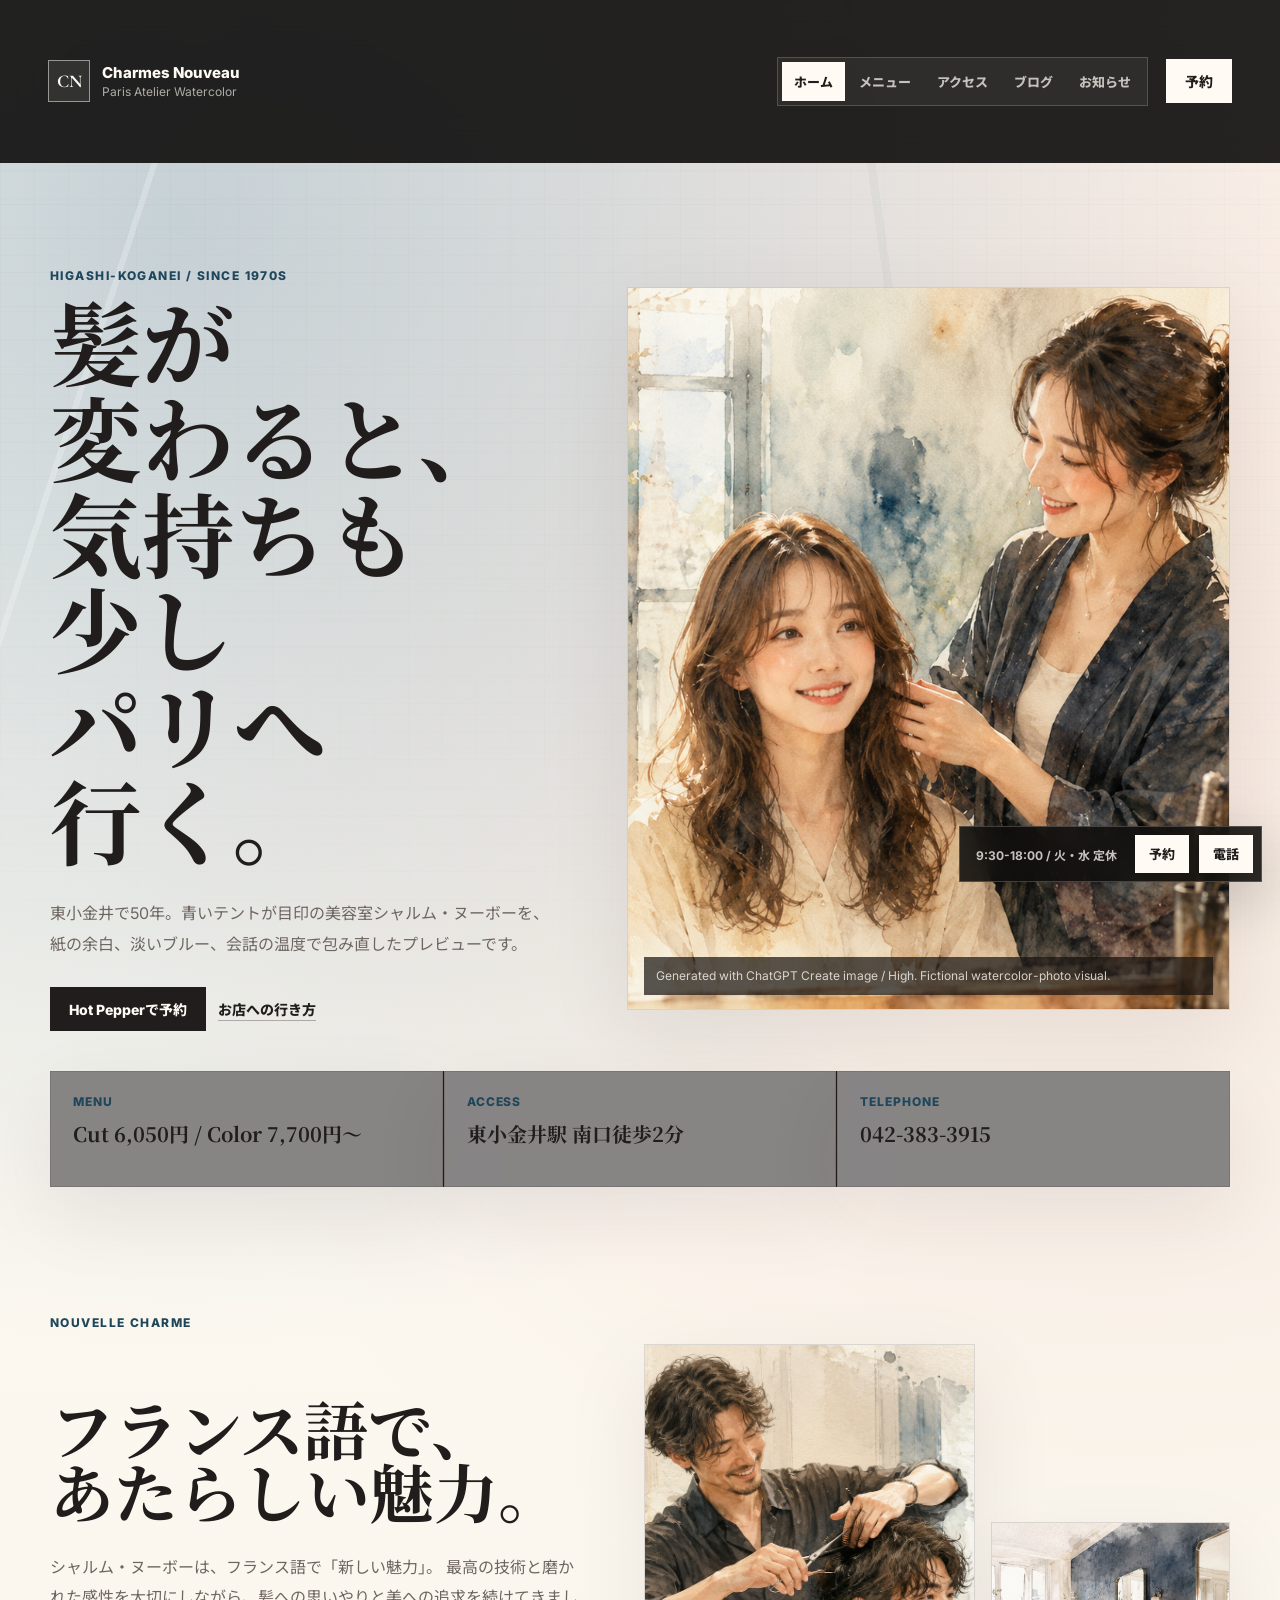
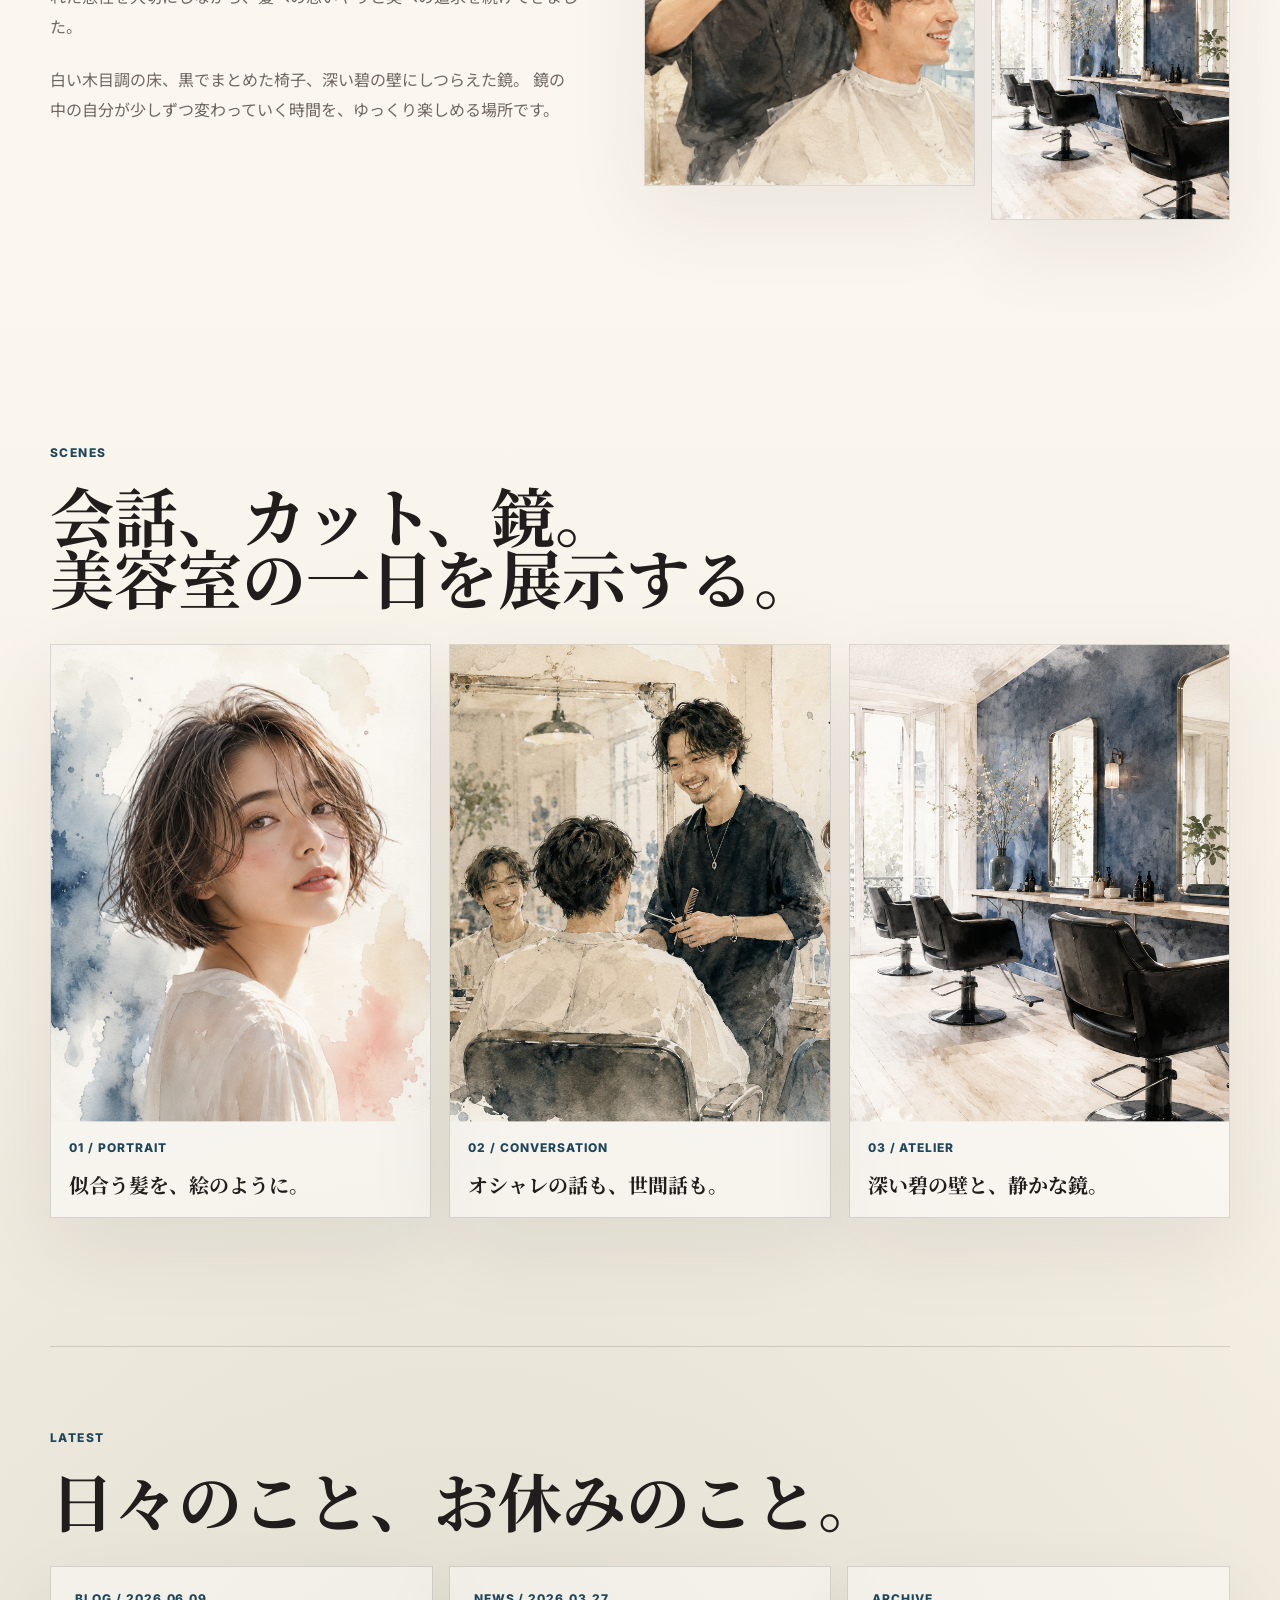
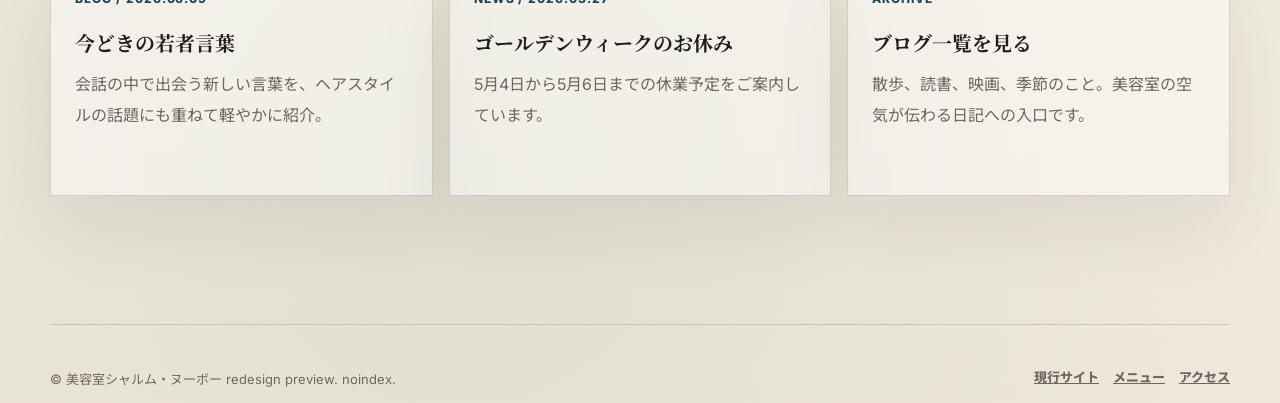
<file: index.html>
<!doctype html>
<html lang="ja">
  <head>
    <meta charset="utf-8">
    <meta name="viewport" content="width=device-width, initial-scale=1">
    <meta name="robots" content="noindex, nofollow">
    <meta name="description" content="東小金井の美容室シャルム・ヌーボーを、Paris Atelier Watercolorの世界観で再構成したプレビューサイト。">
    <title>美容室シャルム・ヌーボー | Paris Atelier Watercolor</title>
    <link rel="preconnect" href="https://fonts.googleapis.com">
    <link rel="preconnect" href="https://fonts.gstatic.com" crossorigin>
    <link href="https://fonts.googleapis.com/css2?family=Cormorant+Garamond:wght@500;600;700&amp;family=Inter:wght@400;600;700;800&amp;family=Noto+Sans+JP:wght@400;500;700&amp;family=Noto+Serif+JP:wght@500;700&amp;display=swap" rel="stylesheet">
    <link rel="stylesheet" href="src/styles.css">
  </head>
  <body data-page="home">
    <a class="skip-link" href="#main">本文へ移動</a>
    <header class="site-header">
      <a class="brand-mark" href="./" aria-label="美容室シャルム・ヌーボー ホーム">
        <span class="brand-sigil">CN</span>
        <span class="brand-copy">
          <span class="brand-name">Charmes Nouveau</span>
          <span class="brand-note">Paris Atelier Watercolor</span>
        </span>
      </a>
      <nav class="site-nav" aria-label="主要ナビゲーション">
        <a href="./" aria-current="page">ホーム</a>
        <a href="menu/">メニュー</a>
        <a href="access/">アクセス</a>
        <a href="blog/">ブログ</a>
        <a href="news/">お知らせ</a>
      </nav>
      <a class="reserve-pill" href="https://beauty.hotpepper.jp/CSP/bt/reserve/?storeId=H000743704" target="_blank" rel="noopener noreferrer">予約</a>
    </header>

    <main id="main">
      <section class="hero hero-home" aria-labelledby="hero-title">
        <div class="hero-copy reveal">
          <p class="eyebrow">Higashi-Koganei / Since 1970s</p>
          <h1 id="hero-title"><span class="title-line">髪が変わると、</span><span class="title-line">気持ちも少し</span><span class="title-line">パリへ行く。</span></h1>
          <p>
            東小金井で50年。青いテントが目印の美容室シャルム・ヌーボーを、
            紙の余白、淡いブルー、会話の温度で包み直したプレビューです。
          </p>
          <div class="hero-actions">
            <a class="primary-action" href="https://beauty.hotpepper.jp/CSP/bt/reserve/?storeId=H000743704" target="_blank" rel="noopener noreferrer">Hot Pepperで予約</a>
            <a class="text-action" href="access/">お店への行き方</a>
          </div>
        </div>
        <figure class="hero-media reveal delay-1">
          <img class="salon-img crop-consultation" src="src/assets/generated/salon-consultation.png" alt="水彩写真風に描いた美容室でのカウンセリング風景">
          <figcaption>Generated with ChatGPT Create image / High. Fictional watercolor-photo visual.</figcaption>
        </figure>
      </section>

      <section class="louvre-strip" aria-label="店舗の概要">
        <a class="strip-card reveal" href="menu/">
          <span>Menu</span>
          <b>Cut 6,050円 / Color 7,700円〜</b>
        </a>
        <a class="strip-card reveal delay-1" href="access/">
          <span>Access</span>
          <b>東小金井駅 南口徒歩2分</b>
        </a>
        <a class="strip-card reveal delay-2" href="tel:0423833915">
          <span>Telephone</span>
          <b>042-383-3915</b>
        </a>
      </section>

      <section class="section narrative-section" aria-labelledby="about-title">
        <div class="section-kicker reveal">Nouvelle Charme</div>
        <div class="two-column">
          <div class="section-copy reveal">
            <h2 id="about-title">フランス語で、あたらしい魅力。</h2>
            <p>
              シャルム・ヌーボーは、フランス語で「新しい魅力」。
              最高の技術と磨かれた感性を大切にしながら、髪への思いやりと美への追求を続けてきました。
            </p>
            <p>
              白い木目調の床、黒でまとめた椅子、深い碧の壁にしつらえた鏡。
              鏡の中の自分が少しずつ変わっていく時間を、ゆっくり楽しめる場所です。
            </p>
          </div>
          <div class="gallery-pair reveal delay-1">
            <figure class="image-card tall">
              <img class="salon-img crop-cut" src="src/assets/generated/salon-cut.png" alt="楽しそうに会話しながら髪を切る水彩写真風ビジュアル">
            </figure>
            <figure class="image-card small">
              <img class="salon-img crop-tools" src="src/assets/generated/salon-interior.png" alt="鏡と美容道具を描いた水彩写真風ビジュアル">
            </figure>
          </div>
        </div>
      </section>

      <section class="section exhibit-section" aria-labelledby="scene-title">
        <div class="section-heading reveal">
          <p class="eyebrow">Scenes</p>
          <h2 id="scene-title">会話、カット、鏡。美容室の一日を展示する。</h2>
        </div>
        <div class="exhibit-grid">
          <article class="exhibit-card reveal">
            <img class="salon-img crop-portrait" src="src/assets/generated/salon-portrait.png" alt="おしゃれな若い女性のボブヘアを描いた水彩写真風ポートレート">
            <div>
              <p>01 / Portrait</p>
              <h3>似合う髪を、絵のように。</h3>
            </div>
          </article>
          <article class="exhibit-card reveal delay-1">
            <img class="salon-img crop-conversation" src="src/assets/generated/salon-conversation.png" alt="美容室で楽しく会話する若い男女の水彩写真風ビジュアル">
            <div>
              <p>02 / Conversation</p>
              <h3>オシャレの話も、世間話も。</h3>
            </div>
          </article>
          <article class="exhibit-card reveal delay-2">
            <img class="salon-img crop-interior" src="src/assets/generated/salon-interior.png" alt="パリのアトリエ風美容室の店内を描いた水彩写真風ビジュアル">
            <div>
              <p>03 / Atelier</p>
              <h3>深い碧の壁と、静かな鏡。</h3>
            </div>
          </article>
        </div>
      </section>

      <section class="section split-band" aria-labelledby="latest-title">
        <div class="section-heading reveal">
          <p class="eyebrow">Latest</p>
          <h2 id="latest-title">日々のこと、お休みのこと。</h2>
        </div>
        <div class="cards-rail">
          <a class="news-card reveal" href="https://charmes-nouveau.chu.jp/2026/06/09/%e4%bb%8a%e3%81%a9%e3%81%8d%e3%81%ae%e8%8b%a5%e8%80%85%e8%a8%80%e8%91%89/" target="_blank" rel="noopener noreferrer">
            <span>Blog / 2026.06.09</span>
            <h3>今どきの若者言葉</h3>
            <p>会話の中で出会う新しい言葉を、ヘアスタイルの話題にも重ねて軽やかに紹介。</p>
          </a>
          <a class="news-card reveal delay-1" href="https://charmes-nouveau.chu.jp/news/%e3%82%b4%ef%bc%8d%e3%83%ab%e3%83%87%e3%83%b3%e3%82%a6%e3%82%a3%e3%83%bc%e3%82%af%e3%81%ae%e3%81%8a%e4%bc%91%e3%81%bf/" target="_blank" rel="noopener noreferrer">
            <span>News / 2026.03.27</span>
            <h3>ゴールデンウィークのお休み</h3>
            <p>5月4日から5月6日までの休業予定をご案内しています。</p>
          </a>
          <a class="news-card reveal delay-2" href="blog/">
            <span>Archive</span>
            <h3>ブログ一覧を見る</h3>
            <p>散歩、読書、映画、季節のこと。美容室の空気が伝わる日記への入口です。</p>
          </a>
        </div>
      </section>
    </main>

    <footer class="site-footer">
      <p>© 美容室シャルム・ヌーボー redesign preview. noindex.</p>
      <nav aria-label="フッターナビゲーション">
        <a href="https://charmes-nouveau.chu.jp/" target="_blank" rel="noopener noreferrer">現行サイト</a>
        <a href="menu/">メニュー</a>
        <a href="access/">アクセス</a>
      </nav>
    </footer>

    <div class="sticky-cta" aria-label="予約とアクセス">
      <span>9:30-18:00 / 火・水 定休</span>
      <a href="https://beauty.hotpepper.jp/CSP/bt/reserve/?storeId=H000743704" target="_blank" rel="noopener noreferrer">予約</a>
      <a href="tel:0423833915">電話</a>
    </div>
    <script src="src/main.js"></script>
  </body>
</html>
</file>
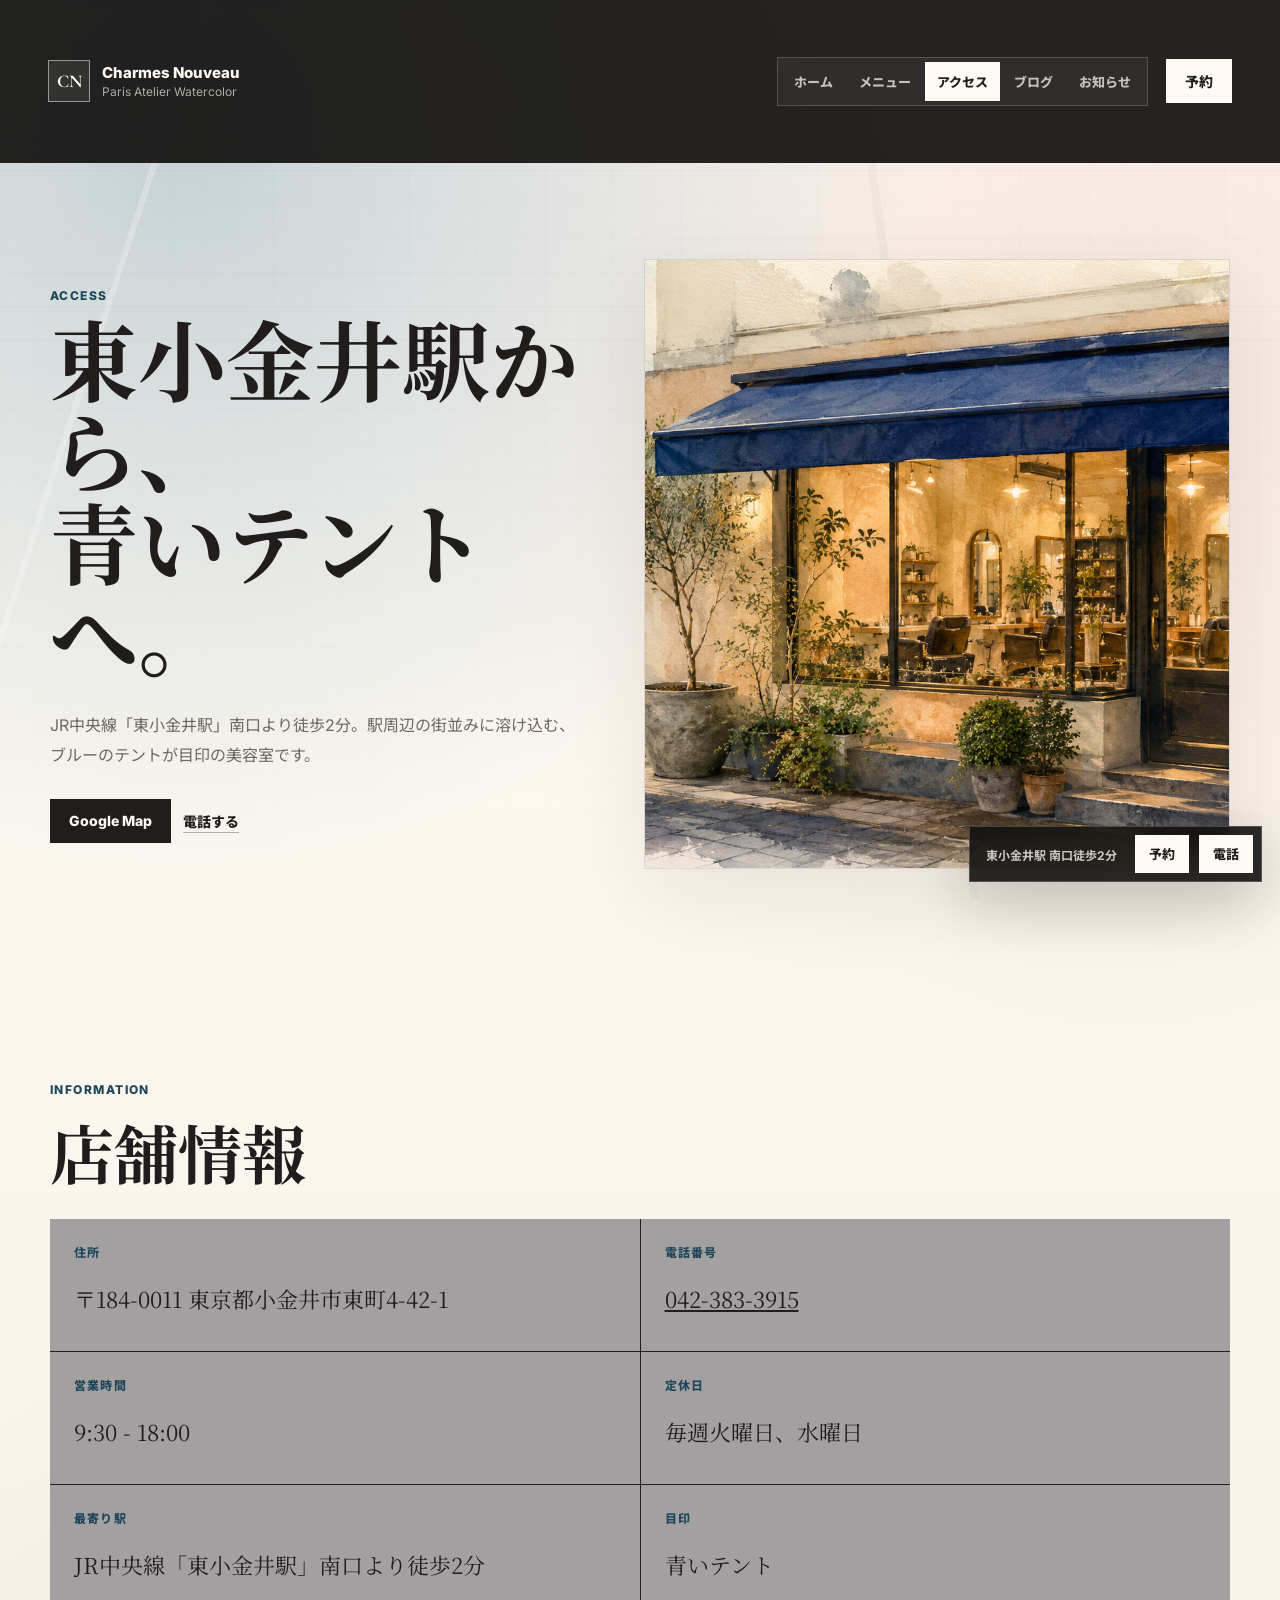
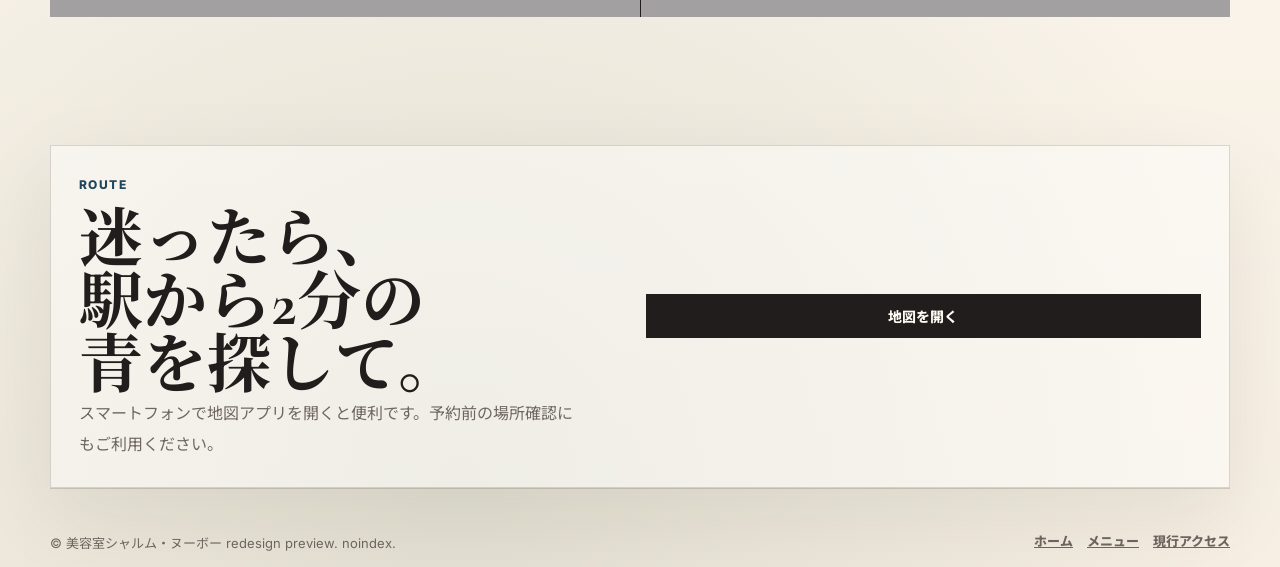
<file: access/index.html>
<!doctype html>
<html lang="ja">
  <head>
    <meta charset="utf-8">
    <meta name="viewport" content="width=device-width, initial-scale=1">
    <meta name="robots" content="noindex, nofollow">
    <meta name="description" content="美容室シャルム・ヌーボーへのアクセス。JR中央線 東小金井駅南口より徒歩2分、青いテントが目印です。">
    <title>アクセス | 美容室シャルム・ヌーボー</title>
    <link rel="preconnect" href="https://fonts.googleapis.com">
    <link rel="preconnect" href="https://fonts.gstatic.com" crossorigin>
    <link href="https://fonts.googleapis.com/css2?family=Cormorant+Garamond:wght@500;600;700&amp;family=Inter:wght@400;600;700;800&amp;family=Noto+Sans+JP:wght@400;500;700&amp;family=Noto+Serif+JP:wght@500;700&amp;display=swap" rel="stylesheet">
    <link rel="stylesheet" href="../src/styles.css">
  </head>
  <body data-page="access">
    <a class="skip-link" href="#main">本文へ移動</a>
    <header class="site-header">
      <a class="brand-mark" href="../" aria-label="美容室シャルム・ヌーボー ホーム">
        <span class="brand-sigil">CN</span>
        <span class="brand-copy"><span class="brand-name">Charmes Nouveau</span><span class="brand-note">Paris Atelier Watercolor</span></span>
      </a>
      <nav class="site-nav" aria-label="主要ナビゲーション">
        <a href="../">ホーム</a>
        <a href="../menu/">メニュー</a>
        <a href="./" aria-current="page">アクセス</a>
        <a href="../blog/">ブログ</a>
        <a href="../news/">お知らせ</a>
      </nav>
      <a class="reserve-pill" href="https://beauty.hotpepper.jp/CSP/bt/reserve/?storeId=H000743704" target="_blank" rel="noopener noreferrer">予約</a>
    </header>

    <main id="main">
      <section class="page-hero access-hero">
        <div class="page-hero-copy reveal">
          <p class="eyebrow">Access</p>
          <h1><span class="title-line">東小金井駅から、</span><span class="title-line">青いテントへ。</span></h1>
          <p>JR中央線「東小金井駅」南口より徒歩2分。駅周辺の街並みに溶け込む、ブルーのテントが目印の美容室です。</p>
          <div class="hero-actions">
            <a class="primary-action" href="https://www.google.com/maps/search/?api=1&amp;query=%E6%9D%B1%E4%BA%AC%E9%83%BD%E5%B0%8F%E9%87%91%E4%BA%95%E5%B8%82%E6%9D%B1%E7%94%BA4-42-1" target="_blank" rel="noopener noreferrer">Google Map</a>
            <a class="text-action" href="tel:0423833915">電話する</a>
          </div>
        </div>
        <figure class="page-hero-media reveal delay-1">
          <img class="salon-img crop-facade" src="../src/assets/generated/salon-facade.png" alt="青いテントを連想させる美容室の水彩写真風ビジュアル">
        </figure>
      </section>

      <section class="section access-section" aria-labelledby="access-title">
        <div class="section-heading reveal">
          <p class="eyebrow">Information</p>
          <h2 id="access-title">店舗情報</h2>
        </div>
        <dl class="access-list reveal">
          <div><dt>住所</dt><dd>〒184-0011 東京都小金井市東町4-42-1</dd></div>
          <div><dt>電話番号</dt><dd><a href="tel:0423833915">042-383-3915</a></dd></div>
          <div><dt>営業時間</dt><dd>9:30 - 18:00</dd></div>
          <div><dt>定休日</dt><dd>毎週火曜日、水曜日</dd></div>
          <div><dt>最寄り駅</dt><dd>JR中央線「東小金井駅」南口より徒歩2分</dd></div>
          <div><dt>目印</dt><dd>青いテント</dd></div>
        </dl>
      </section>

      <section class="section map-panel reveal" aria-label="地図リンク">
        <div>
          <p class="eyebrow">Route</p>
          <h2>迷ったら、駅から2分の青を探して。</h2>
          <p>スマートフォンで地図アプリを開くと便利です。予約前の場所確認にもご利用ください。</p>
        </div>
        <a class="primary-action" href="https://www.google.com/maps/search/?api=1&amp;query=%E6%9D%B1%E4%BA%AC%E9%83%BD%E5%B0%8F%E9%87%91%E4%BA%95%E5%B8%82%E6%9D%B1%E7%94%BA4-42-1" target="_blank" rel="noopener noreferrer">地図を開く</a>
      </section>
    </main>

    <footer class="site-footer">
      <p>© 美容室シャルム・ヌーボー redesign preview. noindex.</p>
      <nav aria-label="フッターナビゲーション"><a href="../">ホーム</a><a href="../menu/">メニュー</a><a href="https://charmes-nouveau.chu.jp/access/" target="_blank" rel="noopener noreferrer">現行アクセス</a></nav>
    </footer>
    <div class="sticky-cta" aria-label="予約とアクセス"><span>東小金井駅 南口徒歩2分</span><a href="https://beauty.hotpepper.jp/CSP/bt/reserve/?storeId=H000743704" target="_blank" rel="noopener noreferrer">予約</a><a href="tel:0423833915">電話</a></div>
    <script src="../src/main.js"></script>
  </body>
</html>
</file>
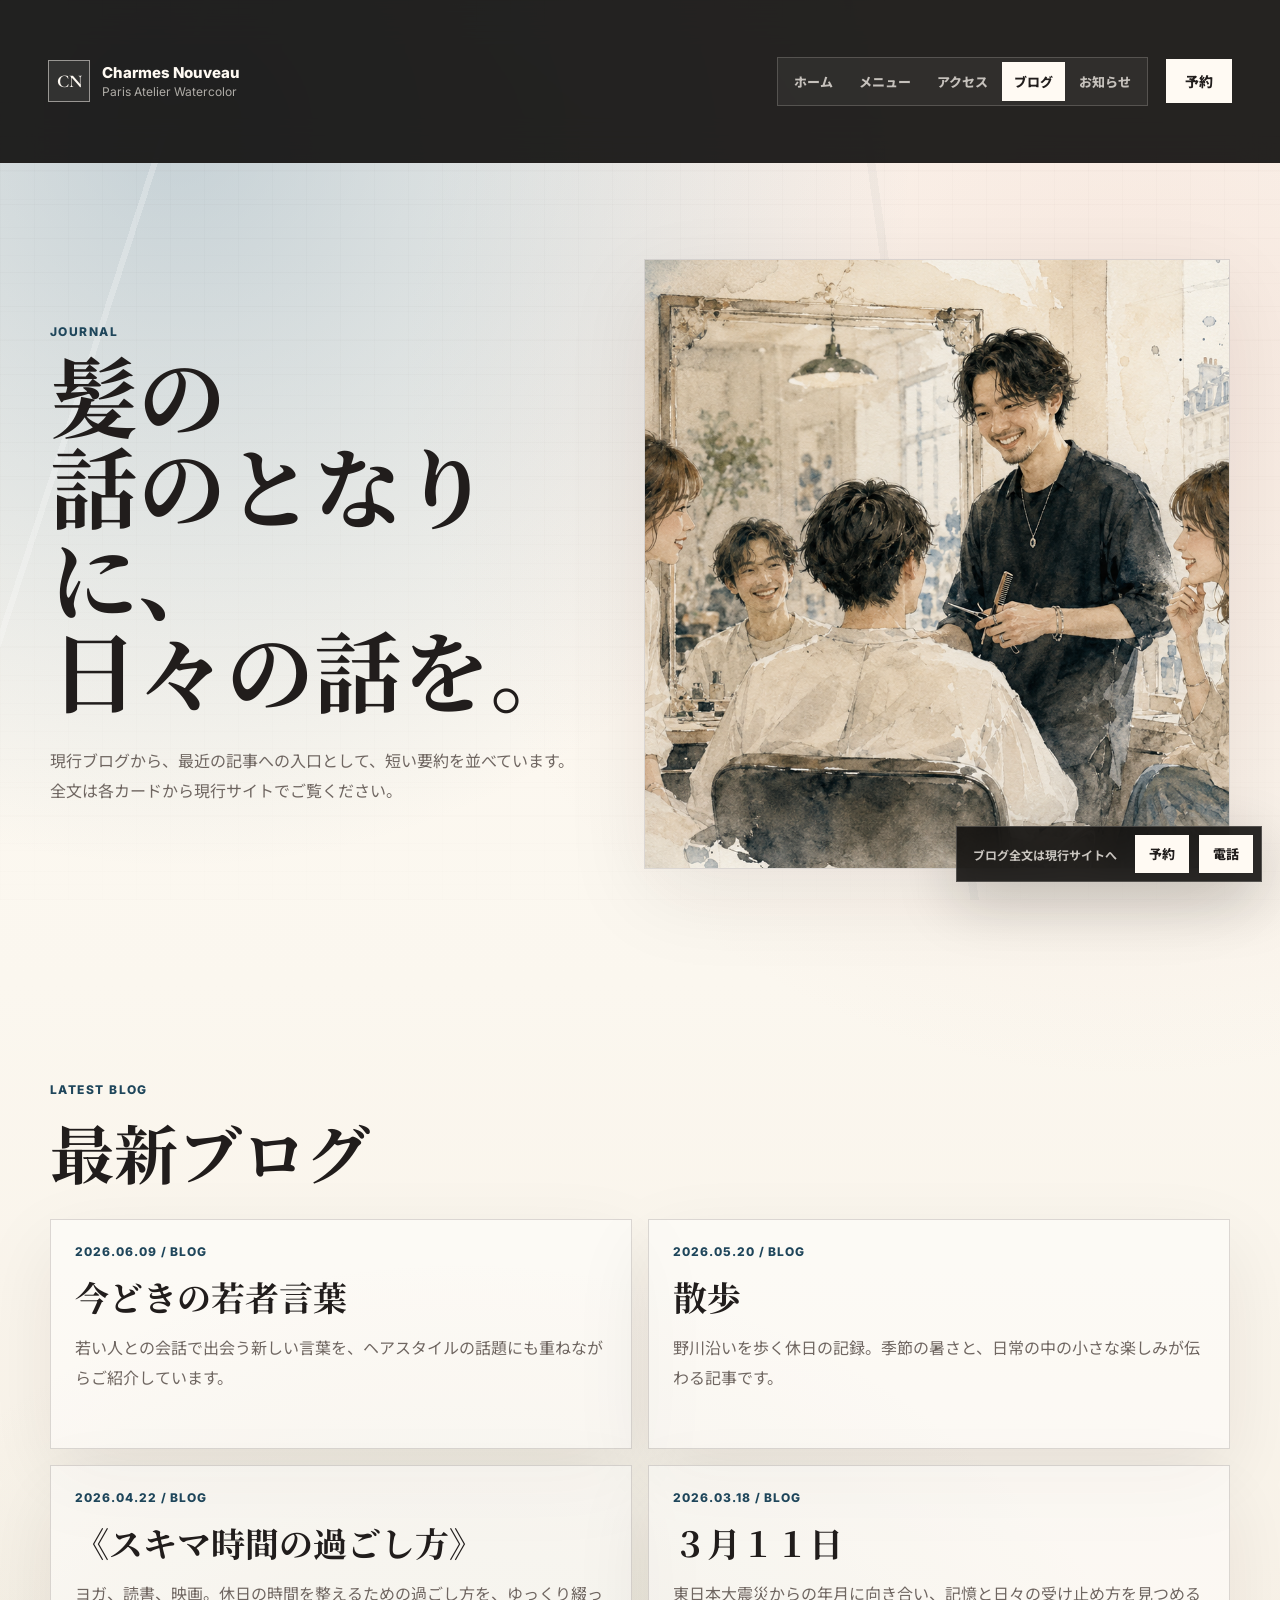
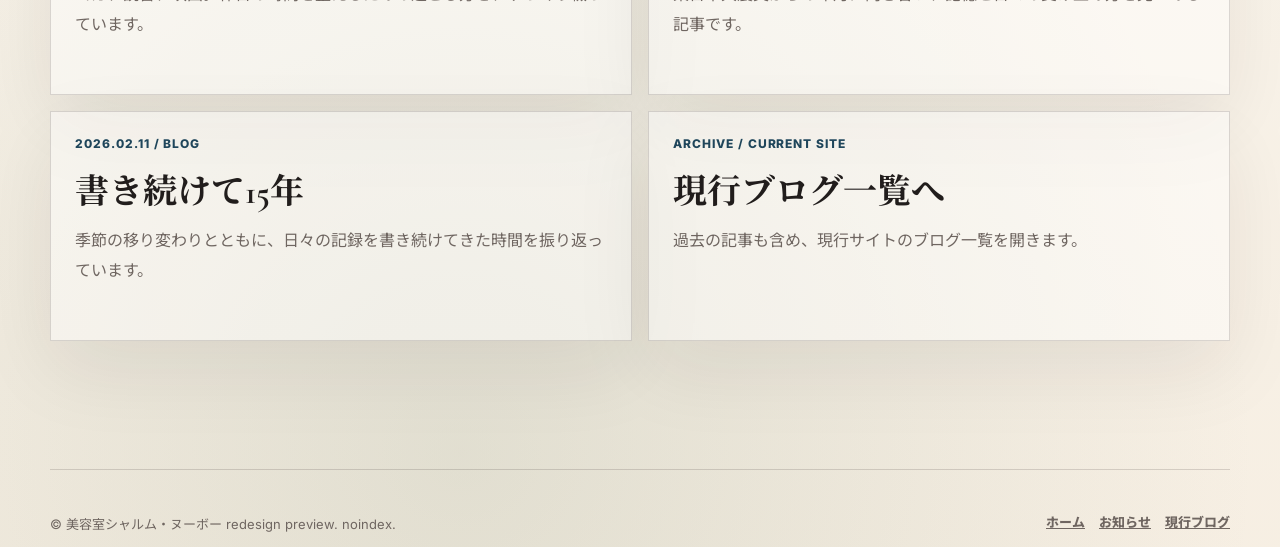
<file: blog/index.html>
<!doctype html>
<html lang="ja">
  <head>
    <meta charset="utf-8">
    <meta name="viewport" content="width=device-width, initial-scale=1">
    <meta name="robots" content="noindex, nofollow">
    <meta name="description" content="美容室シャルム・ヌーボーのブログ入口。日々のこと、季節のこと、会話のきっかけを短い要約で紹介します。">
    <title>ブログ | 美容室シャルム・ヌーボー</title>
    <link rel="preconnect" href="https://fonts.googleapis.com">
    <link rel="preconnect" href="https://fonts.gstatic.com" crossorigin>
    <link href="https://fonts.googleapis.com/css2?family=Cormorant+Garamond:wght@500;600;700&amp;family=Inter:wght@400;600;700;800&amp;family=Noto+Sans+JP:wght@400;500;700&amp;family=Noto+Serif+JP:wght@500;700&amp;display=swap" rel="stylesheet">
    <link rel="stylesheet" href="../src/styles.css">
  </head>
  <body data-page="blog">
    <a class="skip-link" href="#main">本文へ移動</a>
    <header class="site-header">
      <a class="brand-mark" href="../" aria-label="美容室シャルム・ヌーボー ホーム">
        <span class="brand-sigil">CN</span>
        <span class="brand-copy"><span class="brand-name">Charmes Nouveau</span><span class="brand-note">Paris Atelier Watercolor</span></span>
      </a>
      <nav class="site-nav" aria-label="主要ナビゲーション">
        <a href="../">ホーム</a>
        <a href="../menu/">メニュー</a>
        <a href="../access/">アクセス</a>
        <a href="./" aria-current="page">ブログ</a>
        <a href="../news/">お知らせ</a>
      </nav>
      <a class="reserve-pill" href="https://beauty.hotpepper.jp/CSP/bt/reserve/?storeId=H000743704" target="_blank" rel="noopener noreferrer">予約</a>
    </header>

    <main id="main">
      <section class="page-hero">
        <div class="page-hero-copy reveal">
          <p class="eyebrow">Journal</p>
          <h1><span class="title-line">髪の話のとなりに、</span><span class="title-line">日々の話を。</span></h1>
          <p>現行ブログから、最近の記事への入口として、短い要約を並べています。全文は各カードから現行サイトでご覧ください。</p>
        </div>
        <figure class="page-hero-media reveal delay-1">
          <img class="salon-img crop-conversation" src="../src/assets/generated/salon-conversation.png" alt="美容室で会話を楽しむ水彩写真風ビジュアル">
        </figure>
      </section>

      <section class="section archive-section" aria-labelledby="blog-list-title">
        <div class="section-heading reveal">
          <p class="eyebrow">Latest blog</p>
          <h2 id="blog-list-title">最新ブログ</h2>
        </div>
        <div class="archive-grid">
          <a class="archive-card reveal" href="https://charmes-nouveau.chu.jp/2026/06/09/%e4%bb%8a%e3%81%a9%e3%81%8d%e3%81%ae%e8%8b%a5%e8%80%85%e8%a8%80%e8%91%89/" target="_blank" rel="noopener noreferrer">
            <span>2026.06.09 / Blog</span>
            <h2>今どきの若者言葉</h2>
            <p>若い人との会話で出会う新しい言葉を、ヘアスタイルの話題にも重ねながらご紹介しています。</p>
          </a>
          <a class="archive-card reveal delay-1" href="https://charmes-nouveau.chu.jp/2026/05/20/%e6%95%a3%e6%ad%a9/" target="_blank" rel="noopener noreferrer">
            <span>2026.05.20 / Blog</span>
            <h2>散歩</h2>
            <p>野川沿いを歩く休日の記録。季節の暑さと、日常の中の小さな楽しみが伝わる記事です。</p>
          </a>
          <a class="archive-card reveal delay-2" href="https://charmes-nouveau.chu.jp/2026/04/22/%e3%80%8a%e3%82%b9%e3%82%ad%e3%83%9e%e6%99%82%e9%96%93%ef%bc%88%e3%81%82%e3%82%8b%e5%a5%b3%e6%80%a7%e8%aa%8c%e3%81%ae%e3%82%bf%e3%82%a4%e3%83%88%e3%83%ab%ef%bc%89%e3%81%ae%e9%81%8e%e3%81%94%e3%81%97/" target="_blank" rel="noopener noreferrer">
            <span>2026.04.22 / Blog</span>
            <h2>《スキマ時間の過ごし方》</h2>
            <p>ヨガ、読書、映画。休日の時間を整えるための過ごし方を、ゆっくり綴っています。</p>
          </a>
          <a class="archive-card reveal" href="https://charmes-nouveau.chu.jp/2026/03/18/%ef%bc%93%e6%9c%88%ef%bc%91%ef%bc%91%e6%97%a5/" target="_blank" rel="noopener noreferrer">
            <span>2026.03.18 / Blog</span>
            <h2>３月１１日</h2>
            <p>東日本大震災からの年月に向き合い、記憶と日々の受け止め方を見つめる記事です。</p>
          </a>
          <a class="archive-card reveal delay-1" href="https://charmes-nouveau.chu.jp/2026/02/11/%e6%9b%b8%e3%81%8d%e7%b6%9a%e3%81%91%e3%81%a615%e5%b9%b4/" target="_blank" rel="noopener noreferrer">
            <span>2026.02.11 / Blog</span>
            <h2>書き続けて15年</h2>
            <p>季節の移り変わりとともに、日々の記録を書き続けてきた時間を振り返っています。</p>
          </a>
          <a class="archive-card reveal delay-2" href="https://charmes-nouveau.chu.jp/blog/" target="_blank" rel="noopener noreferrer">
            <span>Archive / Current site</span>
            <h2>現行ブログ一覧へ</h2>
            <p>過去の記事も含め、現行サイトのブログ一覧を開きます。</p>
          </a>
        </div>
      </section>
    </main>

    <footer class="site-footer">
      <p>© 美容室シャルム・ヌーボー redesign preview. noindex.</p>
      <nav aria-label="フッターナビゲーション"><a href="../">ホーム</a><a href="../news/">お知らせ</a><a href="https://charmes-nouveau.chu.jp/blog/" target="_blank" rel="noopener noreferrer">現行ブログ</a></nav>
    </footer>
    <div class="sticky-cta" aria-label="予約とアクセス"><span>ブログ全文は現行サイトへ</span><a href="https://beauty.hotpepper.jp/CSP/bt/reserve/?storeId=H000743704" target="_blank" rel="noopener noreferrer">予約</a><a href="tel:0423833915">電話</a></div>
    <script src="../src/main.js"></script>
  </body>
</html>
</file>
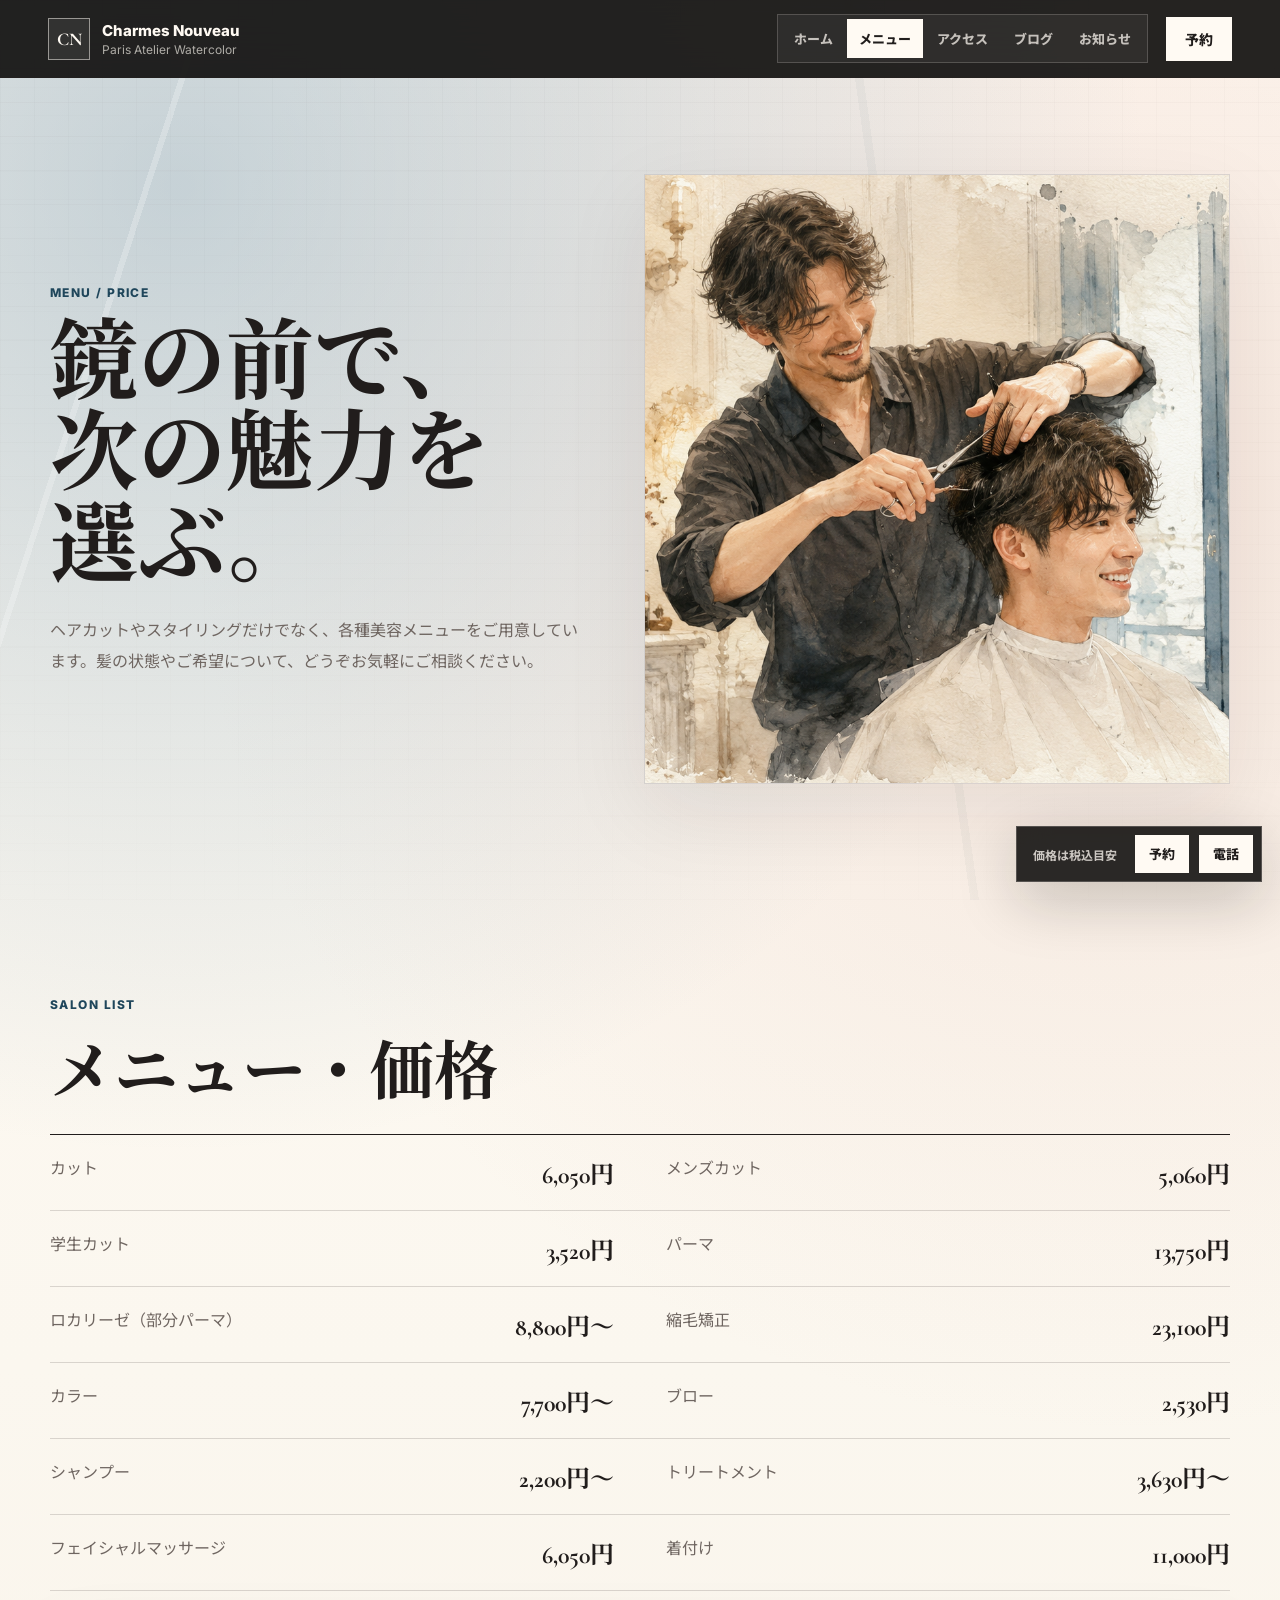
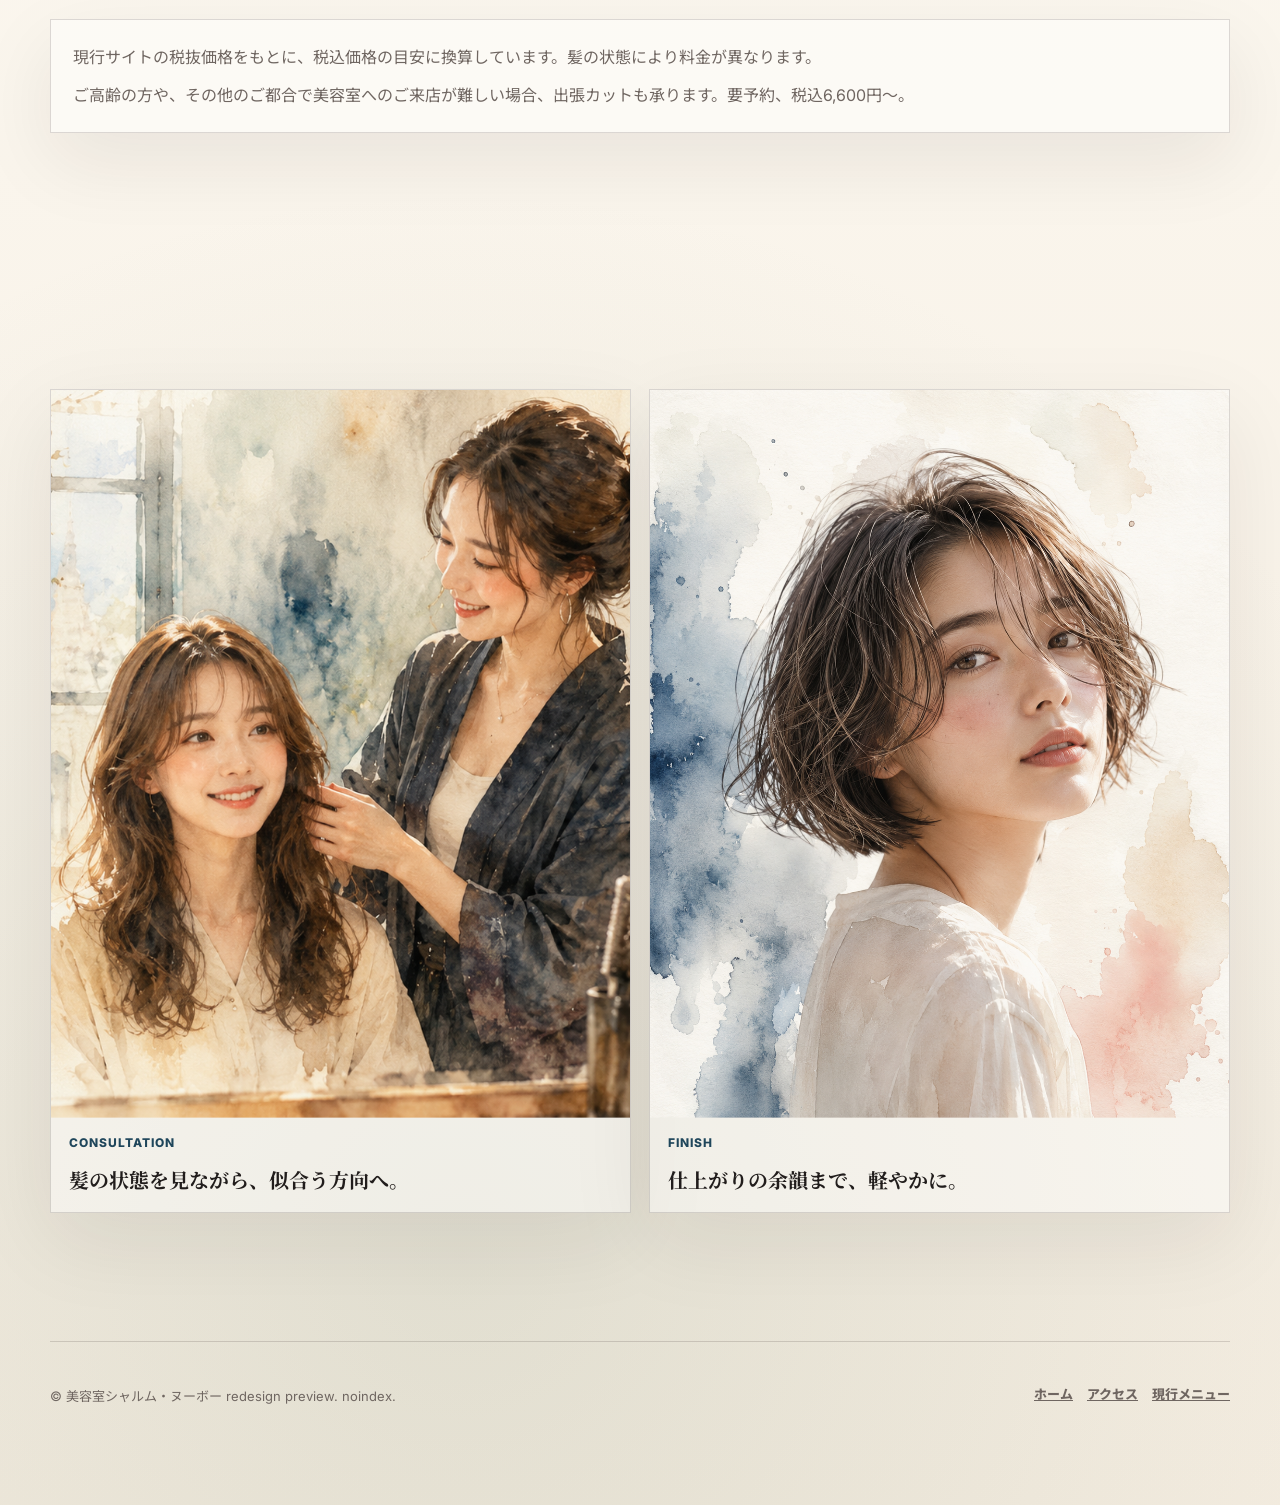
<file: menu/index.html>
<!doctype html>
<html lang="ja">
  <head>
    <meta charset="utf-8">
    <meta name="viewport" content="width=device-width, initial-scale=1">
    <meta name="robots" content="noindex, nofollow">
    <meta name="description" content="美容室シャルム・ヌーボーのメニュー・価格。カット、カラー、パーマ、縮毛矯正、着付けなど。">
    <title>メニュー・価格 | 美容室シャルム・ヌーボー</title>
    <link rel="preconnect" href="https://fonts.googleapis.com">
    <link rel="preconnect" href="https://fonts.gstatic.com" crossorigin>
    <link href="https://fonts.googleapis.com/css2?family=Cormorant+Garamond:wght@500;600;700&amp;family=Inter:wght@400;600;700;800&amp;family=Noto+Sans+JP:wght@400;500;700&amp;family=Noto+Serif+JP:wght@500;700&amp;display=swap" rel="stylesheet">
    <link rel="stylesheet" href="../src/styles.css">
  </head>
  <body data-page="menu">
    <a class="skip-link" href="#main">本文へ移動</a>
    <header class="site-header">
      <a class="brand-mark" href="../" aria-label="美容室シャルム・ヌーボー ホーム">
        <span class="brand-sigil">CN</span>
        <span class="brand-copy"><span class="brand-name">Charmes Nouveau</span><span class="brand-note">Paris Atelier Watercolor</span></span>
      </a>
      <nav class="site-nav" aria-label="主要ナビゲーション">
        <a href="../">ホーム</a>
        <a href="./" aria-current="page">メニュー</a>
        <a href="../access/">アクセス</a>
        <a href="../blog/">ブログ</a>
        <a href="../news/">お知らせ</a>
      </nav>
      <a class="reserve-pill" href="https://beauty.hotpepper.jp/CSP/bt/reserve/?storeId=H000743704" target="_blank" rel="noopener noreferrer">予約</a>
    </header>

    <main id="main">
      <section class="page-hero">
        <div class="page-hero-copy reveal">
          <p class="eyebrow">Menu / Price</p>
          <h1><span class="title-line">鏡の前で、</span><span class="title-line">次の魅力を選ぶ。</span></h1>
          <p>ヘアカットやスタイリングだけでなく、各種美容メニューをご用意しています。髪の状態やご希望について、どうぞお気軽にご相談ください。</p>
        </div>
        <figure class="page-hero-media reveal delay-1">
          <img class="salon-img crop-cut" src="../src/assets/generated/salon-cut.png" alt="カット中の楽しい空気を描いた水彩写真風ビジュアル">
        </figure>
      </section>

      <section class="section menu-section" aria-labelledby="menu-list-title">
        <div class="section-heading reveal">
          <p class="eyebrow">Salon list</p>
          <h2 id="menu-list-title">メニュー・価格</h2>
        </div>
        <div class="menu-table reveal">
          <div><span>カット</span><b>6,050円</b></div>
          <div><span>メンズカット</span><b>5,060円</b></div>
          <div><span>学生カット</span><b>3,520円</b></div>
          <div><span>パーマ</span><b>13,750円</b></div>
          <div><span>ロカリーゼ（部分パーマ）</span><b>8,800円〜</b></div>
          <div><span>縮毛矯正</span><b>23,100円</b></div>
          <div><span>カラー</span><b>7,700円〜</b></div>
          <div><span>ブロー</span><b>2,530円</b></div>
          <div><span>シャンプー</span><b>2,200円〜</b></div>
          <div><span>トリートメント</span><b>3,630円〜</b></div>
          <div><span>フェイシャルマッサージ</span><b>6,050円</b></div>
          <div><span>着付け</span><b>11,000円</b></div>
        </div>
        <div class="note-panel reveal delay-1">
          <p>現行サイトの税抜価格をもとに、税込価格の目安に換算しています。髪の状態により料金が異なります。</p>
          <p>ご高齢の方や、その他のご都合で美容室へのご来店が難しい場合、出張カットも承ります。要予約、税込6,600円〜。</p>
        </div>
      </section>

      <section class="section exhibit-section">
        <div class="exhibit-grid compact">
          <article class="exhibit-card reveal">
            <img class="salon-img crop-consultation" src="../src/assets/generated/salon-consultation.png" alt="カウンセリングの水彩写真風ビジュアル">
            <div><p>Consultation</p><h3>髪の状態を見ながら、似合う方向へ。</h3></div>
          </article>
          <article class="exhibit-card reveal delay-1">
            <img class="salon-img crop-portrait" src="../src/assets/generated/salon-portrait.png" alt="おしゃれなヘアポートレートの水彩写真風ビジュアル">
            <div><p>Finish</p><h3>仕上がりの余韻まで、軽やかに。</h3></div>
          </article>
        </div>
      </section>
    </main>

    <footer class="site-footer">
      <p>© 美容室シャルム・ヌーボー redesign preview. noindex.</p>
      <nav aria-label="フッターナビゲーション"><a href="../">ホーム</a><a href="../access/">アクセス</a><a href="https://charmes-nouveau.chu.jp/menu-price/" target="_blank" rel="noopener noreferrer">現行メニュー</a></nav>
    </footer>
    <div class="sticky-cta" aria-label="予約とアクセス"><span>価格は税込目安</span><a href="https://beauty.hotpepper.jp/CSP/bt/reserve/?storeId=H000743704" target="_blank" rel="noopener noreferrer">予約</a><a href="tel:0423833915">電話</a></div>
    <script src="../src/main.js"></script>
  </body>
</html>
</file>
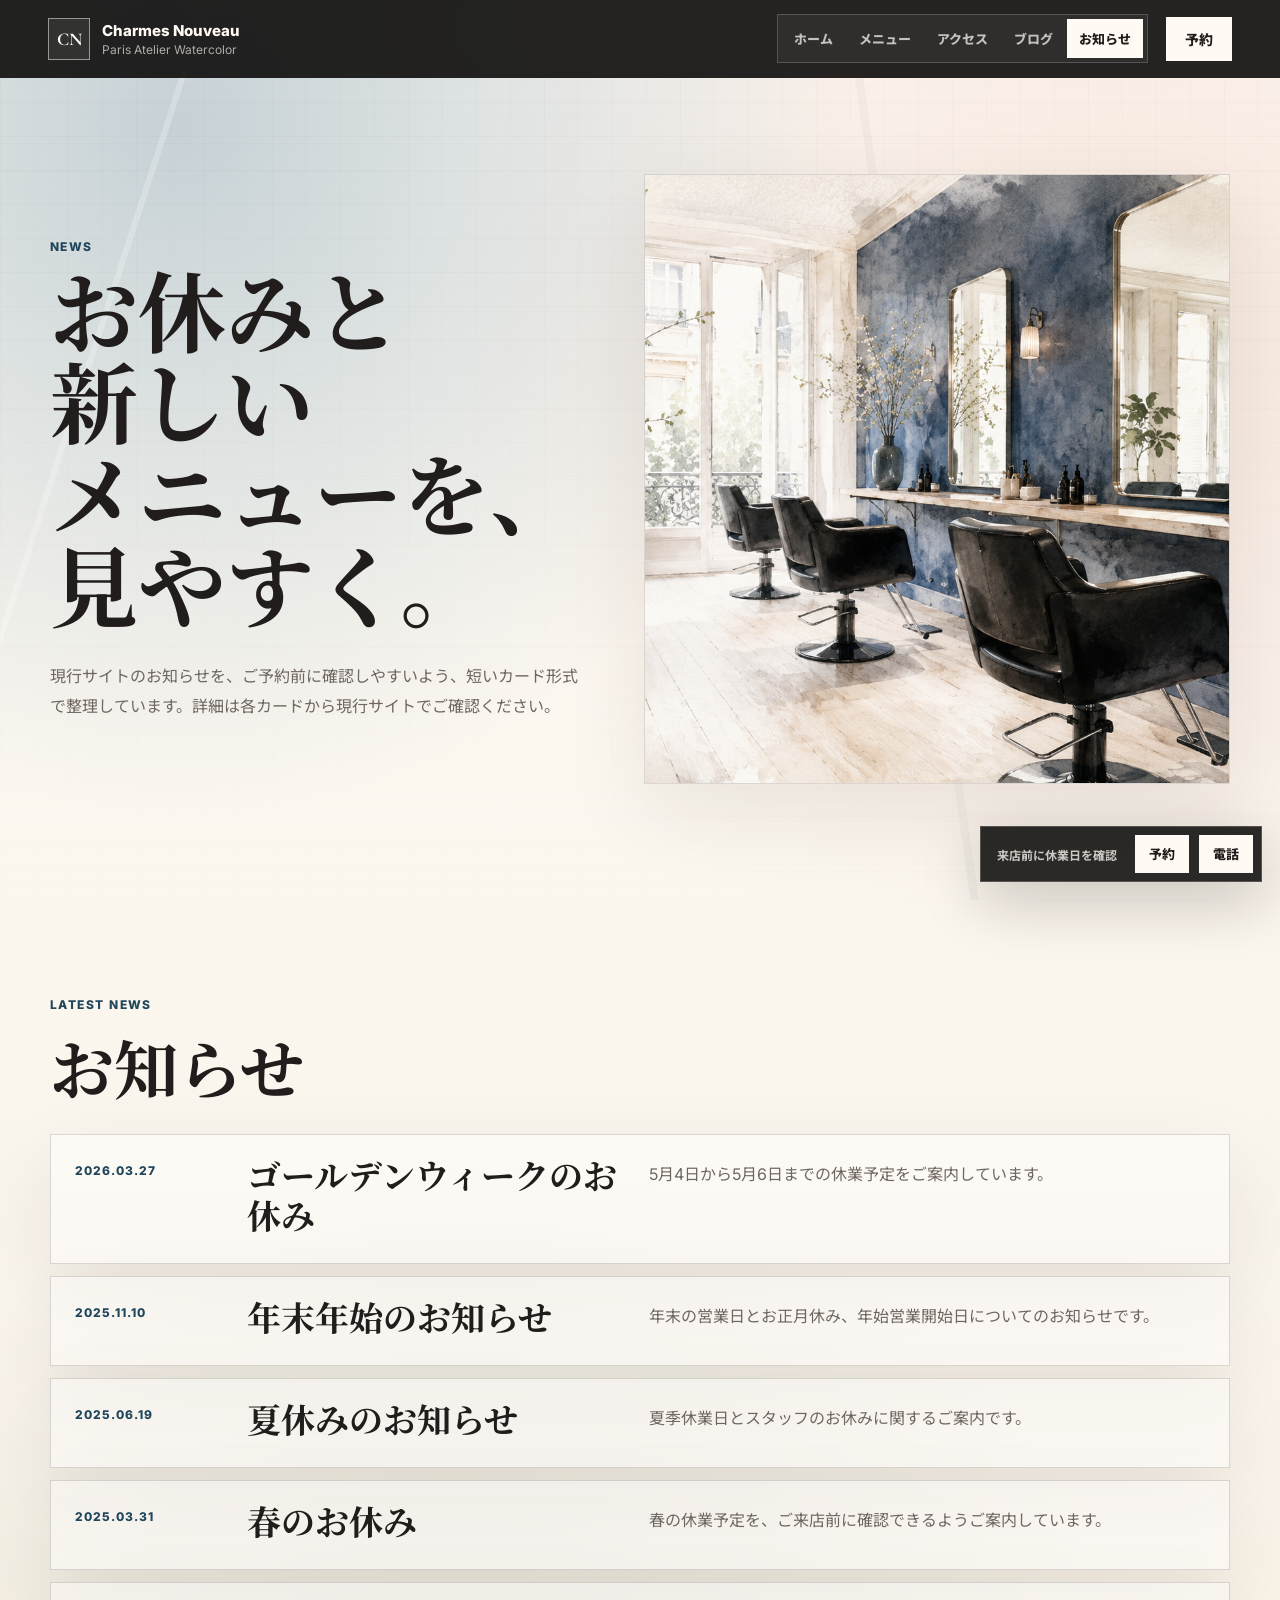
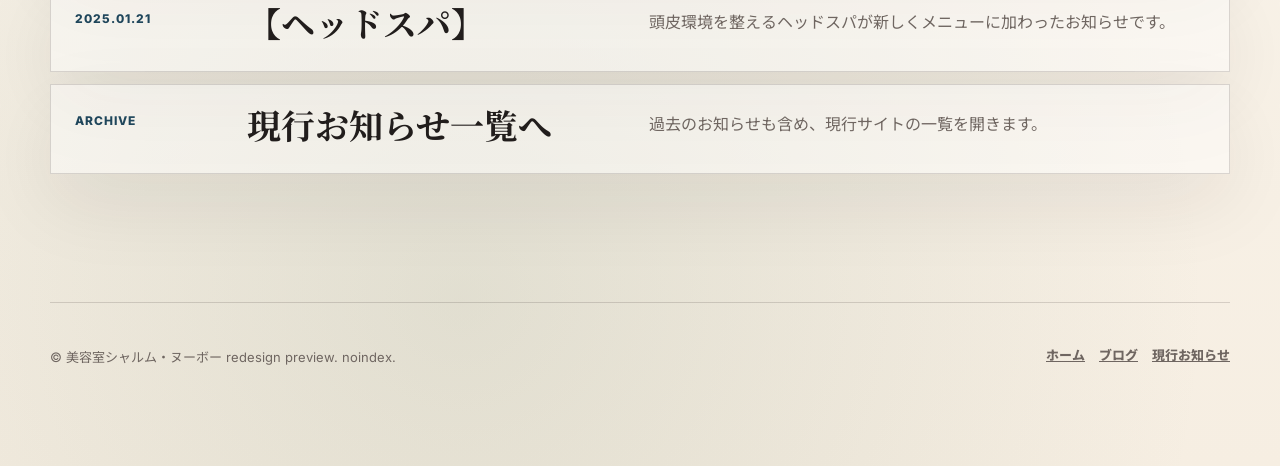
<file: news/index.html>
<!doctype html>
<html lang="ja">
  <head>
    <meta charset="utf-8">
    <meta name="viewport" content="width=device-width, initial-scale=1">
    <meta name="robots" content="noindex, nofollow">
    <meta name="description" content="美容室シャルム・ヌーボーのお知らせ入口。休業日、メニュー追加などを短い要約で紹介します。">
    <title>お知らせ | 美容室シャルム・ヌーボー</title>
    <link rel="preconnect" href="https://fonts.googleapis.com">
    <link rel="preconnect" href="https://fonts.gstatic.com" crossorigin>
    <link href="https://fonts.googleapis.com/css2?family=Cormorant+Garamond:wght@500;600;700&amp;family=Inter:wght@400;600;700;800&amp;family=Noto+Sans+JP:wght@400;500;700&amp;family=Noto+Serif+JP:wght@500;700&amp;display=swap" rel="stylesheet">
    <link rel="stylesheet" href="../src/styles.css">
  </head>
  <body data-page="news">
    <a class="skip-link" href="#main">本文へ移動</a>
    <header class="site-header">
      <a class="brand-mark" href="../" aria-label="美容室シャルム・ヌーボー ホーム">
        <span class="brand-sigil">CN</span>
        <span class="brand-copy"><span class="brand-name">Charmes Nouveau</span><span class="brand-note">Paris Atelier Watercolor</span></span>
      </a>
      <nav class="site-nav" aria-label="主要ナビゲーション">
        <a href="../">ホーム</a>
        <a href="../menu/">メニュー</a>
        <a href="../access/">アクセス</a>
        <a href="../blog/">ブログ</a>
        <a href="./" aria-current="page">お知らせ</a>
      </nav>
      <a class="reserve-pill" href="https://beauty.hotpepper.jp/CSP/bt/reserve/?storeId=H000743704" target="_blank" rel="noopener noreferrer">予約</a>
    </header>

    <main id="main">
      <section class="page-hero">
        <div class="page-hero-copy reveal">
          <p class="eyebrow">News</p>
          <h1><span class="title-line">お休みと新しい</span><span class="title-line">メニューを、見やすく。</span></h1>
          <p>現行サイトのお知らせを、ご予約前に確認しやすいよう、短いカード形式で整理しています。詳細は各カードから現行サイトでご確認ください。</p>
        </div>
        <figure class="page-hero-media reveal delay-1">
          <img class="salon-img crop-interior" src="../src/assets/generated/salon-interior.png" alt="静かな美容室の店内を描いた水彩写真風ビジュアル">
        </figure>
      </section>

      <section class="section archive-section" aria-labelledby="news-list-title">
        <div class="section-heading reveal">
          <p class="eyebrow">Latest news</p>
          <h2 id="news-list-title">お知らせ</h2>
        </div>
        <div class="timeline-list">
          <a class="timeline-card reveal" href="https://charmes-nouveau.chu.jp/news/%e3%82%b4%ef%bc%8d%e3%83%ab%e3%83%87%e3%83%b3%e3%82%a6%e3%82%a3%e3%83%bc%e3%82%af%e3%81%ae%e3%81%8a%e4%bc%91%e3%81%bf/" target="_blank" rel="noopener noreferrer">
            <span>2026.03.27</span>
            <h2>ゴールデンウィークのお休み</h2>
            <p>5月4日から5月6日までの休業予定をご案内しています。</p>
          </a>
          <a class="timeline-card reveal" href="https://charmes-nouveau.chu.jp/news/%e5%b9%b4%e6%9c%ab%e5%b9%b4%e5%a7%8b%e3%81%ae%e3%81%8a%e7%9f%a5%e3%82%89%e3%81%9b/" target="_blank" rel="noopener noreferrer">
            <span>2025.11.10</span>
            <h2>年末年始のお知らせ</h2>
            <p>年末の営業日とお正月休み、年始営業開始日についてのお知らせです。</p>
          </a>
          <a class="timeline-card reveal" href="https://charmes-nouveau.chu.jp/news/%e5%a4%8f%e4%bc%91%e3%81%bf%e3%81%ae%e3%81%8a%e7%9f%a5%e3%82%89%e3%81%9b-3/" target="_blank" rel="noopener noreferrer">
            <span>2025.06.19</span>
            <h2>夏休みのお知らせ</h2>
            <p>夏季休業日とスタッフのお休みに関するご案内です。</p>
          </a>
          <a class="timeline-card reveal" href="https://charmes-nouveau.chu.jp/news/%e6%98%a5%e3%81%ae%e3%81%8a%e4%bc%91%e3%81%bf-3/" target="_blank" rel="noopener noreferrer">
            <span>2025.03.31</span>
            <h2>春のお休み</h2>
            <p>春の休業予定を、ご来店前に確認できるようご案内しています。</p>
          </a>
          <a class="timeline-card reveal" href="https://charmes-nouveau.chu.jp/news/%e3%80%90%e3%83%98%e3%83%83%e3%83%89%e3%82%b9%e3%83%91%e3%80%91/" target="_blank" rel="noopener noreferrer">
            <span>2025.01.21</span>
            <h2>【ヘッドスパ】</h2>
            <p>頭皮環境を整えるヘッドスパが新しくメニューに加わったお知らせです。</p>
          </a>
          <a class="timeline-card reveal" href="https://charmes-nouveau.chu.jp/news/" target="_blank" rel="noopener noreferrer">
            <span>Archive</span>
            <h2>現行お知らせ一覧へ</h2>
            <p>過去のお知らせも含め、現行サイトの一覧を開きます。</p>
          </a>
        </div>
      </section>
    </main>

    <footer class="site-footer">
      <p>© 美容室シャルム・ヌーボー redesign preview. noindex.</p>
      <nav aria-label="フッターナビゲーション"><a href="../">ホーム</a><a href="../blog/">ブログ</a><a href="https://charmes-nouveau.chu.jp/news/" target="_blank" rel="noopener noreferrer">現行お知らせ</a></nav>
    </footer>
    <div class="sticky-cta" aria-label="予約とアクセス"><span>来店前に休業日を確認</span><a href="https://beauty.hotpepper.jp/CSP/bt/reserve/?storeId=H000743704" target="_blank" rel="noopener noreferrer">予約</a><a href="tel:0423833915">電話</a></div>
    <script src="../src/main.js"></script>
  </body>
</html>
</file>
<file: src/styles.css>
:root {
  color-scheme: light;
  --paper: #fbf7ef;
  --paper-2: #f2eadf;
  --paper-3: #fffdf8;
  --ink: #211d1c;
  --muted: #6f6661;
  --line: rgba(45, 35, 31, 0.16);
  --blue: #628aa4;
  --blue-deep: #1f465b;
  --blush: #d8a494;
  --sage: #8c9b83;
  --gold: #c89c61;
  --wash-a: rgba(98, 138, 164, 0.36);
  --wash-b: rgba(216, 164, 148, 0.22);
  --wash-c: rgba(140, 155, 131, 0.2);
  --scroll-progress: 0;
  --header-h: 78px;
  --max: 1180px;
  --radius: 8px;
}

* {
  box-sizing: border-box;
}

html {
  scroll-behavior: smooth;
}

body {
  min-width: 320px;
  margin: 0;
  overflow-x: hidden;
  background:
    radial-gradient(circle at calc(14% + var(--scroll-progress) * 20%) 6%, var(--wash-a), transparent 31%),
    radial-gradient(circle at 88% calc(16% + var(--scroll-progress) * 28%), var(--wash-b), transparent 33%),
    radial-gradient(circle at 36% 92%, var(--wash-c), transparent 36%),
    linear-gradient(180deg, #fffaf3 0%, var(--paper) 44%, #f6eee2 100%);
  color: var(--ink);
  font-family: Inter, "Noto Sans JP", system-ui, sans-serif;
  letter-spacing: 0;
}

body::before,
body::after {
  position: fixed;
  inset: 0;
  z-index: -2;
  content: "";
  pointer-events: none;
}

body::before {
  background:
    linear-gradient(108deg, transparent 0 13%, rgba(255, 255, 255, 0.58) 13% 13.4%, transparent 13.4%),
    linear-gradient(82deg, transparent 0 69%, rgba(31, 70, 91, 0.08) 69% 69.6%, transparent 69.6%),
    repeating-linear-gradient(0deg, rgba(86, 69, 56, 0.028) 0 1px, transparent 1px 28px);
  opacity: calc(0.42 + var(--scroll-progress) * 0.22);
}

body::after {
  z-index: -3;
  background-image:
    linear-gradient(rgba(72, 54, 43, 0.035) 1px, transparent 1px),
    linear-gradient(90deg, rgba(72, 54, 43, 0.026) 1px, transparent 1px);
  background-size: 34px 34px;
  mask-image: linear-gradient(180deg, rgba(0, 0, 0, 0.72), rgba(0, 0, 0, 0.12));
}

a {
  color: inherit;
}

img {
  display: block;
  max-width: 100%;
}

button,
a {
  -webkit-tap-highlight-color: transparent;
}

:focus-visible {
  outline: 3px solid var(--blue);
  outline-offset: 4px;
}

.skip-link {
  position: fixed;
  top: 12px;
  left: 12px;
  z-index: 100;
  transform: translateY(-160%);
  padding: 10px 14px;
  border: 1px solid var(--ink);
  background: #fff;
  color: var(--ink);
  font-weight: 800;
  text-decoration: none;
}

.skip-link:focus {
  transform: translateY(0);
}

.site-header {
  position: sticky;
  top: 0;
  z-index: 40;
  display: grid;
  grid-template-columns: minmax(182px, 1fr) auto auto;
  align-items: center;
  gap: 18px;
  min-height: var(--header-h);
  padding: 10px clamp(16px, 4vw, 48px);
  border-bottom: 1px solid var(--line);
  background: rgba(14, 13, 12, 0.9);
  color: #fffaf3;
  backdrop-filter: blur(18px);
}

.brand-mark {
  display: inline-flex;
  align-items: center;
  min-width: 0;
  gap: 12px;
  text-decoration: none;
}

.brand-sigil {
  display: grid;
  flex: 0 0 42px;
  width: 42px;
  height: 42px;
  place-items: center;
  border: 1px solid rgba(255, 250, 243, 0.5);
  background: rgba(255, 255, 255, 0.08);
  font-family: "Cormorant Garamond", serif;
  font-size: 18px;
  font-weight: 700;
}

.brand-copy {
  display: grid;
  min-width: 0;
  gap: 2px;
}

.brand-name,
.brand-note {
  overflow: hidden;
  text-overflow: ellipsis;
  white-space: nowrap;
}

.brand-name {
  font-size: 15px;
  font-weight: 800;
}

.brand-note {
  color: rgba(255, 250, 243, 0.64);
  font-size: 12px;
}

.site-nav {
  display: inline-flex;
  align-items: center;
  gap: 2px;
  padding: 4px;
  border: 1px solid rgba(255, 250, 243, 0.18);
  background: rgba(255, 255, 255, 0.05);
}

.site-nav a {
  min-height: 38px;
  padding: 10px 12px;
  color: rgba(255, 250, 243, 0.72);
  font-size: 13px;
  font-weight: 800;
  text-decoration: none;
}

.site-nav a[aria-current="page"] {
  background: #fffaf3;
  color: var(--ink);
}

.reserve-pill,
.primary-action,
.text-action {
  display: inline-flex;
  align-items: center;
  justify-content: center;
  min-height: 44px;
  text-decoration: none;
}

.reserve-pill,
.primary-action {
  padding: 0 18px;
  border: 1px solid var(--ink);
  background: var(--ink);
  color: #fffaf3;
  font-size: 14px;
  font-weight: 800;
}

.site-header .reserve-pill {
  border-color: #fffaf3;
  background: #fffaf3;
  color: var(--ink);
}

.text-action {
  color: var(--ink);
  font-size: 14px;
  font-weight: 800;
  text-decoration: underline;
  text-decoration-color: rgba(39, 33, 31, 0.32);
  text-underline-offset: 5px;
}

.hero,
.page-hero,
.section,
.louvre-strip,
.site-footer {
  width: min(var(--max), calc(100% - 32px));
  margin-right: auto;
  margin-left: auto;
}

.hero {
  display: grid;
  grid-template-columns: minmax(0, 0.92fr) minmax(360px, 1.08fr);
  gap: clamp(26px, 5vw, 78px);
  align-items: center;
  min-height: calc(100svh - var(--header-h));
  padding: clamp(48px, 8vw, 108px) 0 82px;
}

.hero-copy,
.page-hero-copy,
.section-copy {
  position: relative;
  z-index: 1;
}

.eyebrow,
.section-kicker {
  margin: 0 0 14px;
  color: var(--blue-deep);
  font-size: 12px;
  font-weight: 800;
  letter-spacing: 0.12em;
  text-transform: uppercase;
}

h1,
h2,
h3 {
  line-break: strict;
  overflow-wrap: normal;
  text-wrap: balance;
  word-break: auto-phrase;
}

p {
  overflow-wrap: break-word;
}

h1,
h2 {
  margin: 0;
  font-family: "Cormorant Garamond", "Noto Serif JP", serif;
  font-weight: 700;
  line-height: 0.98;
}

h1 {
  max-width: 900px;
  font-size: clamp(48px, 7.2vw, 92px);
  line-height: 1.04;
}

.title-line {
  display: block;
}

h2 {
  font-size: clamp(34px, 5vw, 72px);
}

h3 {
  margin: 0;
  font-family: "Noto Serif JP", serif;
  font-size: 20px;
  line-height: 1.45;
}

p {
  margin: 0;
  color: var(--muted);
  font-size: 16px;
  line-height: 1.9;
}

.hero-copy > p:not(.eyebrow),
.page-hero-copy > p:not(.eyebrow),
.section-copy p {
  max-width: 650px;
  margin-top: 22px;
}

.hero-actions {
  display: flex;
  flex-wrap: wrap;
  gap: 12px;
  margin-top: 28px;
}

.hero-media,
.page-hero-media,
.image-card,
.exhibit-card,
.news-card,
.archive-card,
.timeline-card,
.strip-card,
.note-panel,
.map-panel {
  border: 1px solid var(--line);
  background: rgba(255, 255, 255, 0.46);
  box-shadow: 0 28px 80px rgba(40, 31, 25, 0.08);
}

.hero-media,
.page-hero-media,
.image-card {
  position: relative;
  overflow: hidden;
}

.hero-media {
  min-height: min(70svh, 690px);
  margin: 0;
  aspect-ratio: 5 / 6;
}

.hero-media figcaption {
  position: absolute;
  right: 16px;
  bottom: 14px;
  left: 16px;
  padding: 10px 12px;
  background: rgba(20, 18, 17, 0.7);
  color: rgba(255, 250, 243, 0.78);
  font-size: 12px;
  line-height: 1.5;
}

.salon-img {
  width: 100%;
  height: 100%;
  object-fit: cover;
  transform: scale(1.01);
}

.hero-media > .salon-img,
.page-hero-media > .salon-img,
.image-card > .salon-img {
  position: absolute;
  inset: 0;
}

.crop-consultation,
.crop-cut,
.crop-portrait,
.crop-conversation,
.crop-interior,
.crop-facade,
.crop-tools {
  object-position: center;
}

.louvre-strip {
  position: relative;
  z-index: 3;
  display: grid;
  grid-template-columns: repeat(3, minmax(0, 1fr));
  gap: 1px;
  margin-top: -42px;
  background: var(--ink);
}

.strip-card {
  min-height: 116px;
  padding: 22px;
  color: var(--ink);
  text-decoration: none;
}

.strip-card span,
.news-card span,
.archive-card span,
.timeline-card span,
.exhibit-card p {
  display: block;
  margin-bottom: 10px;
  color: var(--blue-deep);
  font-size: 12px;
  font-weight: 800;
  letter-spacing: 0.08em;
  text-transform: uppercase;
}

.strip-card b {
  font-family: "Noto Serif JP", serif;
  font-size: 20px;
  line-height: 1.45;
}

.section {
  padding: clamp(68px, 10vw, 132px) 0;
}

.two-column,
.page-hero,
.map-panel {
  display: grid;
  grid-template-columns: minmax(0, 0.95fr) minmax(320px, 1.05fr);
  gap: clamp(28px, 5vw, 74px);
  align-items: center;
}

.gallery-pair {
  display: grid;
  grid-template-columns: 1fr 0.72fr;
  gap: 16px;
  align-items: end;
}

.image-card {
  margin: 0;
}

.image-card.tall {
  aspect-ratio: 3 / 4;
}

.image-card.small {
  aspect-ratio: 4 / 5;
  transform: translateY(34px);
}

.section-heading {
  display: grid;
  gap: 12px;
  max-width: 860px;
  margin-bottom: 28px;
}

.exhibit-grid {
  display: grid;
  grid-template-columns: repeat(3, minmax(0, 1fr));
  gap: 18px;
}

.exhibit-grid.compact {
  grid-template-columns: repeat(2, minmax(0, 1fr));
}

.exhibit-card {
  overflow: hidden;
}

.exhibit-card img {
  width: 100%;
  height: auto;
  aspect-ratio: 4 / 5;
  object-fit: cover;
}

.exhibit-card div {
  padding: 18px;
}

.split-band {
  padding-top: 80px;
  border-top: 1px solid var(--line);
}

.cards-rail,
.archive-grid {
  display: grid;
  grid-template-columns: repeat(3, minmax(0, 1fr));
  gap: 16px;
}

.news-card,
.archive-card,
.timeline-card {
  display: grid;
  min-width: 0;
  min-height: 230px;
  align-content: start;
  gap: 12px;
  padding: 24px;
  color: var(--ink);
  text-decoration: none;
}

.news-card h2,
.archive-card h2,
.timeline-card h2 {
  font-size: clamp(24px, 3vw, 34px);
  line-height: 1.18;
  overflow-wrap: break-word;
  text-wrap: pretty;
  word-break: normal;
}

.news-card:hover,
.archive-card:hover,
.timeline-card:hover,
.strip-card:hover {
  background: rgba(255, 255, 255, 0.76);
}

.page-hero {
  min-height: 68svh;
  padding: clamp(50px, 8vw, 96px) 0 clamp(44px, 8vw, 82px);
}

.page-hero h1 {
  font-size: clamp(46px, 7vw, 88px);
}

.page-hero-media {
  min-height: clamp(340px, 50vw, 610px);
  margin: 0;
}

.menu-table {
  display: grid;
  grid-template-columns: repeat(2, minmax(0, 1fr));
  border-top: 1px solid var(--ink);
}

.menu-table div {
  display: flex;
  justify-content: space-between;
  gap: 20px;
  padding: 20px 0;
  border-bottom: 1px solid var(--line);
}

.menu-table div:nth-child(odd) {
  padding-right: 26px;
}

.menu-table div:nth-child(even) {
  padding-left: 26px;
}

.menu-table span {
  color: var(--muted);
  line-height: 1.7;
}

.menu-table b {
  flex: 0 0 auto;
  font-family: "Cormorant Garamond", "Noto Serif JP", serif;
  font-size: 24px;
}

.note-panel {
  display: grid;
  gap: 8px;
  margin-top: 28px;
  padding: 22px;
}

.access-list {
  display: grid;
  grid-template-columns: repeat(2, minmax(0, 1fr));
  gap: 1px;
  margin: 0;
  background: var(--ink);
}

.access-list div {
  display: grid;
  gap: 10px;
  min-height: 132px;
  padding: 24px;
  background: rgba(255, 255, 255, 0.58);
}

.access-list dt {
  color: var(--blue-deep);
  font-size: 12px;
  font-weight: 800;
  letter-spacing: 0.1em;
  text-transform: uppercase;
}

.access-list dd {
  margin: 0;
  font-family: "Noto Serif JP", serif;
  font-size: 22px;
  line-height: 1.5;
}

.map-panel {
  padding: 28px;
}

.archive-grid {
  grid-template-columns: repeat(2, minmax(0, 1fr));
}

.timeline-list {
  display: grid;
  gap: 12px;
}

.timeline-card {
  min-height: 0;
  grid-template-columns: 160px minmax(0, 0.7fr) minmax(0, 1fr);
  align-items: start;
}

.timeline-card span {
  margin: 4px 0 0;
}

.site-footer {
  display: flex;
  justify-content: space-between;
  gap: 18px;
  padding: 42px 0 96px;
  border-top: 1px solid var(--line);
}

.site-footer p {
  font-size: 13px;
}

.site-footer nav {
  display: flex;
  flex-wrap: wrap;
  gap: 14px;
}

.site-footer a {
  color: var(--muted);
  font-size: 13px;
  font-weight: 800;
}

.sticky-cta {
  position: fixed;
  right: 18px;
  bottom: 18px;
  z-index: 50;
  display: flex;
  align-items: center;
  gap: 10px;
  max-width: calc(100% - 36px);
  padding: 8px;
  border: 1px solid rgba(255, 250, 243, 0.2);
  background: rgba(14, 13, 12, 0.88);
  color: #fffaf3;
  box-shadow: 0 18px 60px rgba(20, 16, 14, 0.22);
  backdrop-filter: blur(16px);
}

.sticky-cta span {
  padding: 0 8px;
  color: rgba(255, 250, 243, 0.76);
  font-size: 12px;
  font-weight: 700;
}

.sticky-cta a {
  min-height: 38px;
  padding: 9px 14px;
  background: #fffaf3;
  color: var(--ink);
  font-size: 13px;
  font-weight: 800;
  text-decoration: none;
}

.reveal {
  opacity: 1;
  transform: none;
}

body.js-enabled .reveal {
  opacity: 0;
  transform: translateY(22px);
  transition:
    opacity 720ms ease,
    transform 720ms ease;
}

body.js-enabled .reveal.is-visible {
  opacity: 1;
  transform: translateY(0);
}

.delay-1 { transition-delay: 90ms; }
.delay-2 { transition-delay: 170ms; }

@media (max-width: 980px) {
  .site-header {
    grid-template-columns: 1fr auto;
  }

  .site-nav {
    grid-column: 1 / -1;
    justify-self: stretch;
    overflow-x: auto;
  }

  .site-nav a {
    flex: 1 0 auto;
    text-align: center;
  }

  .hero,
  .page-hero,
  .two-column,
  .map-panel {
    grid-template-columns: 1fr;
  }

  .hero {
    min-height: auto;
  }

  .hero-media,
  .page-hero-media {
    min-height: 430px;
  }

  .louvre-strip,
  .cards-rail,
  .exhibit-grid,
  .archive-grid,
  .access-list {
    grid-template-columns: 1fr;
  }

  .timeline-card {
    grid-template-columns: 1fr;
  }

  .menu-table {
    grid-template-columns: 1fr;
  }

  .menu-table div:nth-child(odd),
  .menu-table div:nth-child(even) {
    padding-right: 0;
    padding-left: 0;
  }
}

@media (max-width: 620px) {
  :root {
    --header-h: 126px;
  }

  .site-header {
    gap: 10px;
    padding: 10px 12px;
  }

  .brand-sigil {
    width: 36px;
    height: 36px;
    flex-basis: 36px;
  }

  .brand-name {
    font-size: 13px;
  }

  .brand-note,
  .sticky-cta span {
    display: none;
  }

  .reserve-pill {
    padding: 0 14px;
  }

  .site-nav {
    gap: 1px;
    padding: 3px;
  }

  .site-nav a {
    min-height: 34px;
    padding: 8px 10px;
    font-size: 12px;
  }

  .hero,
  .page-hero,
  .section,
  .louvre-strip,
  .site-footer {
    width: min(100% - 24px, var(--max));
  }

  .hero {
    padding-top: 40px;
  }

  h1 {
    font-size: clamp(42px, 15vw, 72px);
  }

  h2,
  .page-hero h1 {
    font-size: clamp(34px, 12vw, 58px);
  }

  p {
    font-size: 15px;
    line-height: 1.8;
  }

  .hero-media,
  .page-hero-media {
    min-height: 340px;
  }

  .gallery-pair {
    grid-template-columns: 1fr;
  }

  .image-card.small {
    transform: none;
  }

  .menu-table div {
    align-items: flex-start;
    gap: 14px;
  }

  .menu-table b {
    font-size: 20px;
  }

  .access-list dd {
    font-size: 18px;
  }

  .site-footer {
    display: grid;
    padding-bottom: 90px;
  }

  .sticky-cta {
    right: 12px;
    bottom: 12px;
  }
}

@media (prefers-reduced-motion: reduce) {
  html {
    scroll-behavior: auto;
  }

  body.js-enabled .reveal {
    opacity: 1;
    transform: none;
    transition: none;
  }
}
</file>
